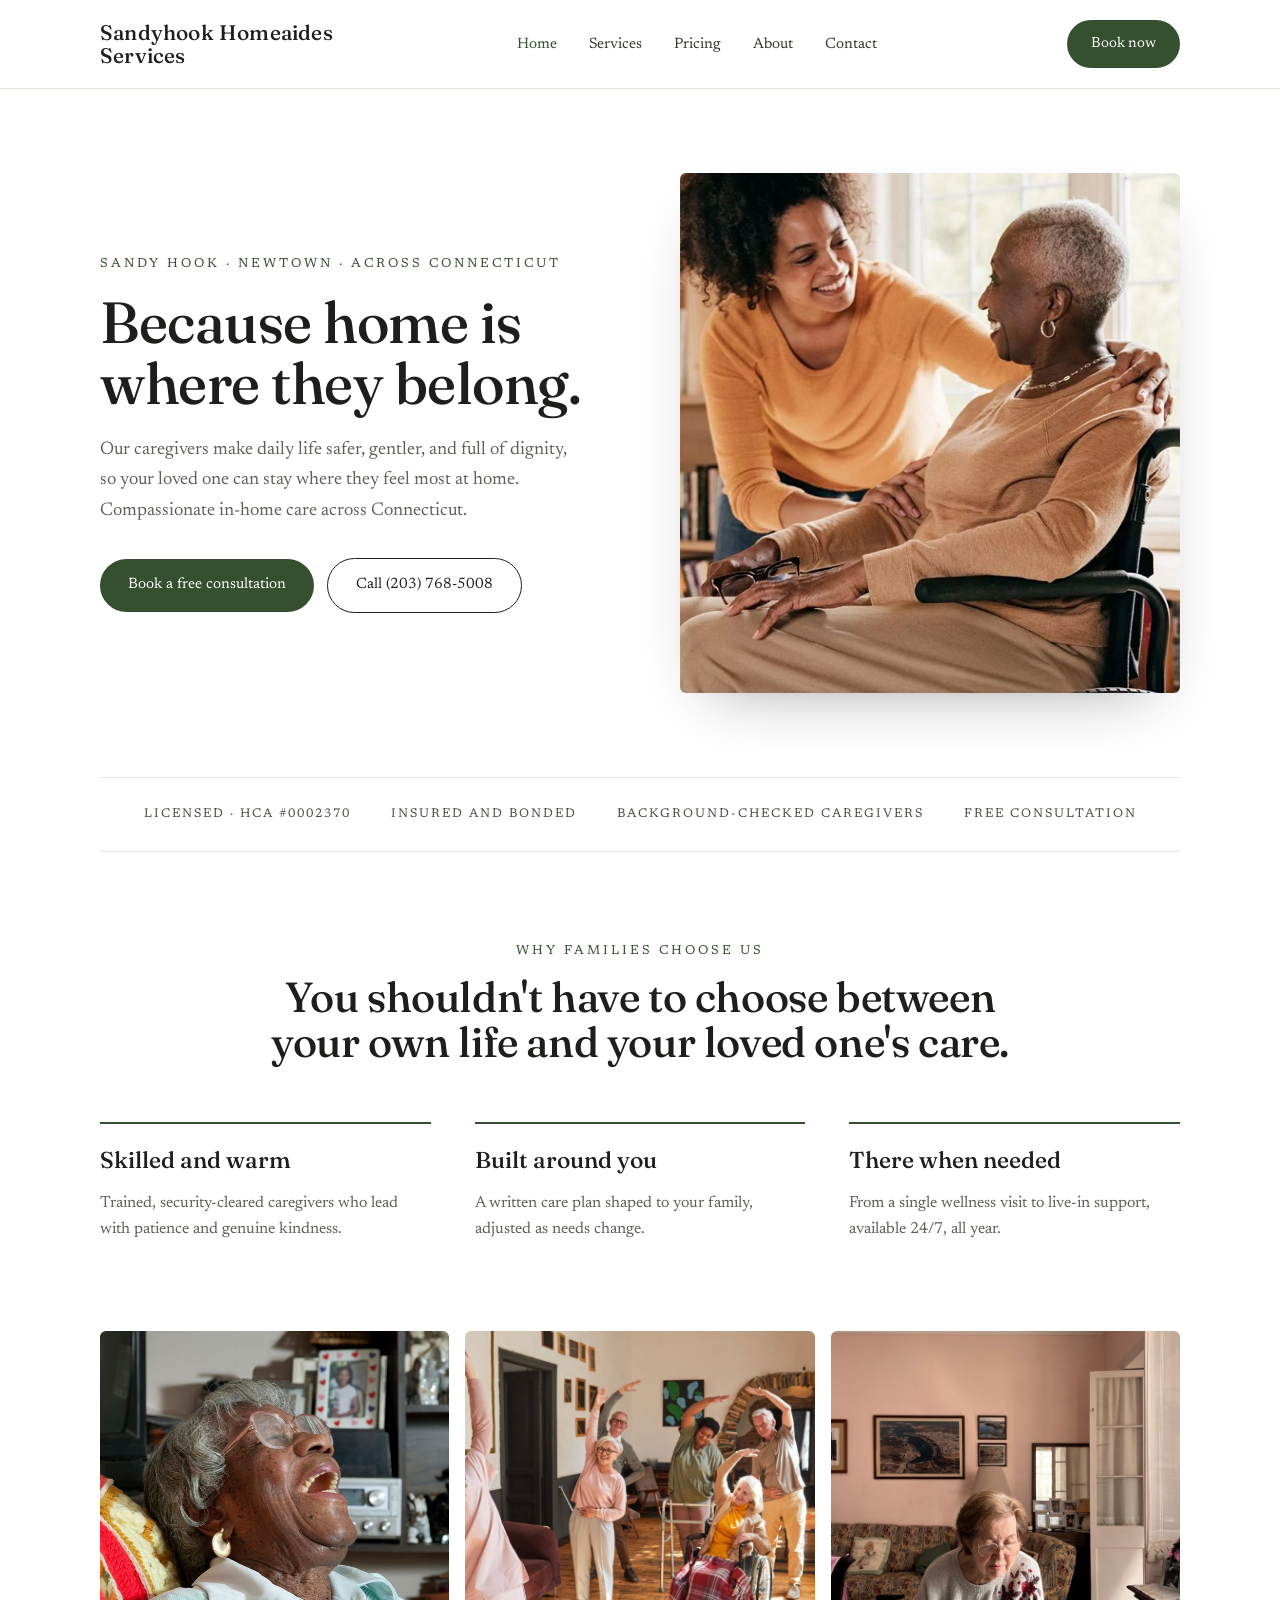
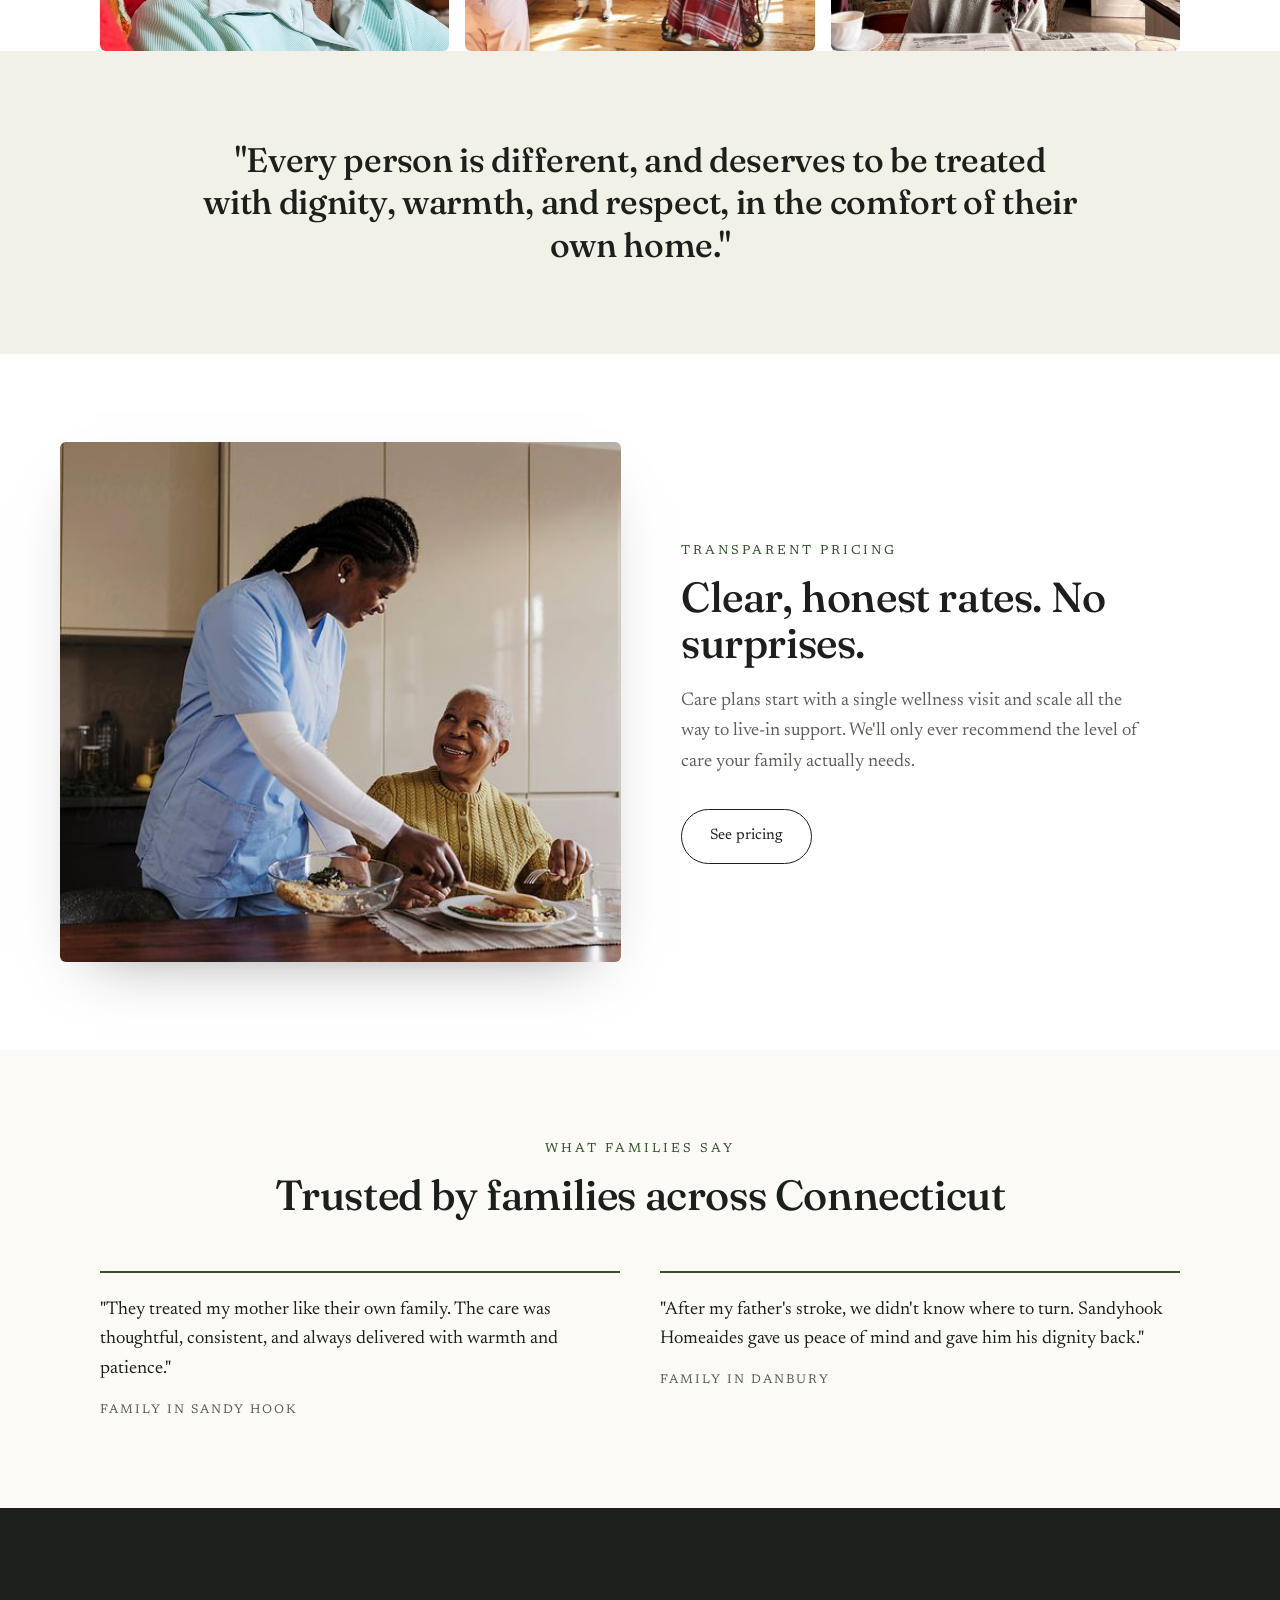
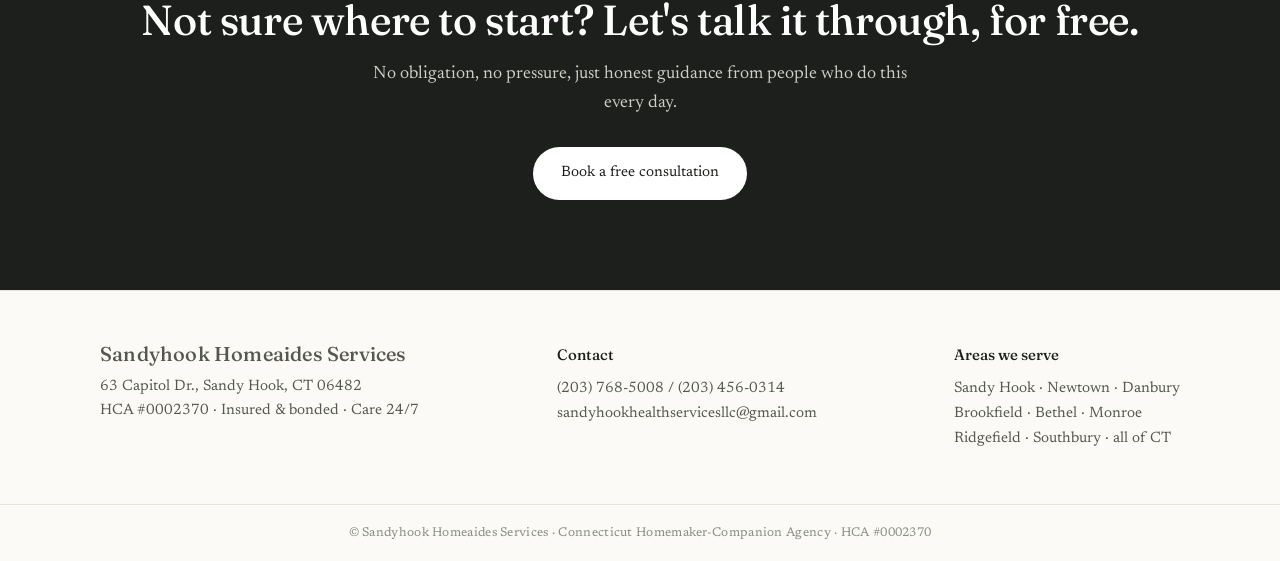
<file: index.html>
<!DOCTYPE html>
<html lang="en">
<head>
<meta charset="UTF-8">
<meta name="viewport" content="width=device-width, initial-scale=1.0">
<title>In-Home Care in Sandy Hook & Newtown, CT | Sandyhook Homeaides Services</title>
<meta name="description" content="Licensed, insured in-home care in Sandy Hook, Newtown, Danbury, and across Connecticut. Elderly care, dementia and Alzheimer's care, live-in and 24-hour caregivers. Free consultation. HCA #0002370.">
<link rel="stylesheet" href="styles.css">
<script type="application/ld+json">
{
  "@context": "https://schema.org",
  "@type": "HomeHealthCareService",
  "name": "Sandyhook Homeaides Services",
  "description": "Licensed, insured in-home care provider serving Sandy Hook, Newtown, and across Connecticut. Elderly care, dementia care, live-in care, and 24-hour caregivers.",
  "telephone": ["+1-203-768-5008", "+1-203-456-0314"],
  "email": "sandyhookhealthservicesllc@gmail.com",
  "address": {
    "@type": "PostalAddress",
    "streetAddress": "63 Capitol Dr.",
    "addressLocality": "Sandy Hook",
    "addressRegion": "CT",
    "postalCode": "06482",
    "addressCountry": "US"
  },
  "areaServed": [
    {"@type": "State", "name": "Connecticut"},
    {"@type": "City", "name": "Sandy Hook"},
    {"@type": "City", "name": "Newtown"},
    {"@type": "City", "name": "Danbury"},
    {"@type": "City", "name": "Brookfield"},
    {"@type": "City", "name": "Bethel"},
    {"@type": "City", "name": "Monroe"},
    {"@type": "City", "name": "Ridgefield"},
    {"@type": "City", "name": "Southbury"}
  ],
  "openingHours": "Mo-Su 00:00-23:59",
  "priceRange": "$$",
  "sameAs": [],
  "hasCredential": {
    "@type": "EducationalOccupationalCredential",
    "credentialCategory": "license",
    "name": "Connecticut Homemaker-Companion Agency License",
    "identifier": "HCA #0002370"
  }
}
</script>
</head>
<body>

<header>
  <div class="wrap bar">
    <a class="brand serif" href="index.html">Sandyhook Homeaides<br>Services</a>
    <nav class="main" id="nav">
      <a href="index.html" class="active">Home</a>
      <a href="services.html">Services</a>
      <a href="pricing.html">Pricing</a>
      <a href="about.html">About</a>
      <a href="contact.html">Contact</a>
    </nav>
    <a class="book" href="contact.html">Book now</a>
    <button class="menu-toggle" onclick="document.getElementById('nav').classList.toggle('open')" aria-label="Menu">☰</button>
  </div>
</header>

<div class="wrap">
  <div class="split">
    <div>
      <div class="eyebrow">Sandy Hook · Newtown · across Connecticut</div>
      <h1 class="serif">Because home is where they belong.</h1>
      <p class="lead">Our caregivers make daily life safer, gentler, and full of dignity, so your loved one can stay where they feel most at home. Compassionate in-home care across Connecticut.</p>
      <div class="acts">
        <a class="btn btn-dark" href="contact.html">Book a free consultation</a>
        <a class="btn btn-ghost" href="tel:+12037685008">Call (203) 768-5008</a>
      </div>
    </div>
    <div class="himg" style="background-image:url('images/caregiver-companionship-wheelchair-support-connecticut.jpg')" role="img" aria-label="A caregiver warmly supporting a senior in a wheelchair at home"></div>
  </div>
</div>

<div class="wrap"><div class="trust">
  <span>Licensed · HCA #0002370</span>
  <span>Insured and bonded</span>
  <span>Background-checked caregivers</span>
  <span>Free consultation</span>
</div></div>

<section class="pad">
  <div class="wrap">
    <div class="center">
      <div class="eyebrow">Why families choose us</div>
      <h2 class="serif" style="margin-top:14px">You shouldn't have to choose between your own life and your loved one's care.</h2>
    </div>
    <div class="trio">
      <div><div class="t">Skilled and warm</div><p>Trained, security-cleared caregivers who lead with patience and genuine kindness.</p></div>
      <div><div class="t">Built around you</div><p>A written care plan shaped to your family, adjusted as needs change.</p></div>
      <div><div class="t">There when needed</div><p>From a single wellness visit to live-in support, available 24/7, all year.</p></div>
    </div>
  </div>
</section>

<div class="wrap">
  <div class="gallery">
    <img src="images/joyful-senior-woman-elderly-care-connecticut.jpg" alt="A joyful senior woman laughing at home in Connecticut" loading="lazy">
    <img src="images/senior-group-exercise-active-aging-connecticut.jpg" alt="Seniors staying active with group exercise at home" loading="lazy">
    <img src="images/senior-companion-care-reading-at-home-connecticut.jpg" alt="A senior enjoying her morning reading at home with care support" loading="lazy">
  </div>
</div>

<section class="pad sage">
  <div class="wrap"><div class="quote">"Every person is different, and deserves to be treated with dignity, warmth, and respect, in the comfort of their own home."</div></div>
</section>

<section class="pad">
  <div class="wrap split" style="padding:0">
    <div class="himg" style="background-image:url('images/caregiver-meal-preparation-home-care-connecticut.jpg')" role="img" aria-label="A caregiver preparing a meal for a client at home"></div>
    <div>
      <div class="eyebrow">Transparent pricing</div>
      <h2 class="serif" style="margin-top:14px">Clear, honest rates. No surprises.</h2>
      <p class="lead" style="margin-top:20px">Care plans start with a single wellness visit and scale all the way to live-in support. We'll only ever recommend the level of care your family actually needs.</p>
      <div class="acts"><a class="btn btn-ghost" href="pricing.html">See pricing</a></div>
    </div>
  </div>
</section>

<section class="pad cream">
  <div class="wrap">
    <div class="center">
      <div class="eyebrow">What families say</div>
      <h2 class="serif" style="margin-top:14px">Trusted by families across Connecticut</h2>
    </div>
    <div class="testimonials">
      <!-- Replace with real client testimonials -->
      <div class="testimonial">
        <div class="tq">"They treated my mother like their own family. The care was thoughtful, consistent, and always delivered with warmth and patience."</div>
        <div class="ta">Family in Sandy Hook</div>
      </div>
      <div class="testimonial">
        <div class="tq">"After my father's stroke, we didn't know where to turn. Sandyhook Homeaides gave us peace of mind and gave him his dignity back."</div>
        <div class="ta">Family in Danbury</div>
      </div>
    </div>
  </div>
</section>

<div class="ctaband">
  <h2 class="serif">Not sure where to start? Let's talk it through, for free.</h2>
  <p>No obligation, no pressure, just honest guidance from people who do this every day.</p>
  <a class="btn btn-light" href="contact.html">Book a free consultation</a>
</div>

<footer>
  <div class="wrap">
    <div><div class="brand serif">Sandyhook Homeaides Services</div>63 Capitol Dr., Sandy Hook, CT 06482<br>HCA #0002370 · Insured &amp; bonded · Care 24/7</div>
    <div><b>Contact</b><a href="tel:+12037685008">(203) 768-5008</a> / <a href="tel:+12034560314">(203) 456-0314</a><br><a href="mailto:sandyhookhealthservicesllc@gmail.com">sandyhookhealthservicesllc@gmail.com</a></div>
    <div><b>Areas we serve</b>Sandy Hook · Newtown · Danbury<br>Brookfield · Bethel · Monroe<br>Ridgefield · Southbury · all of CT</div>
  </div>
  <div class="legal">© Sandyhook Homeaides Services · Connecticut Homemaker-Companion Agency · HCA #0002370</div>
</footer>

</body>
</html>
</file>
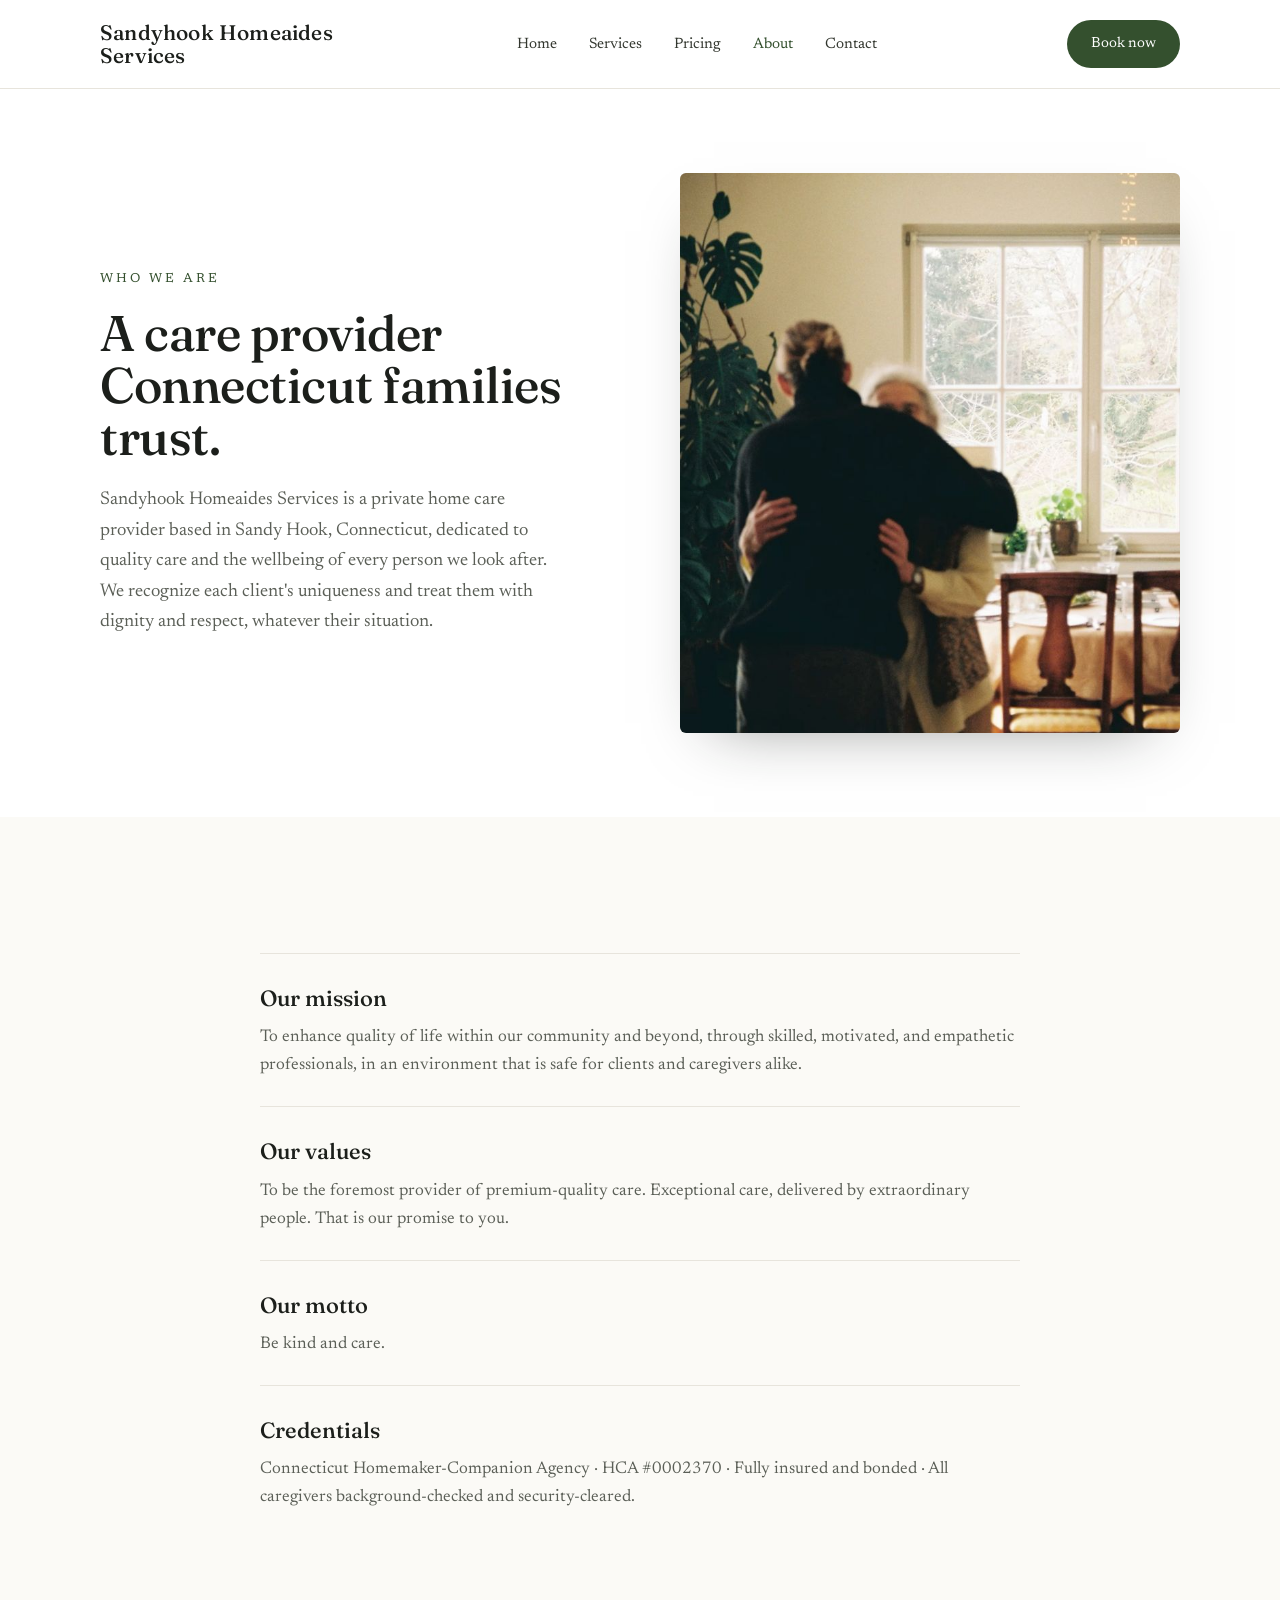
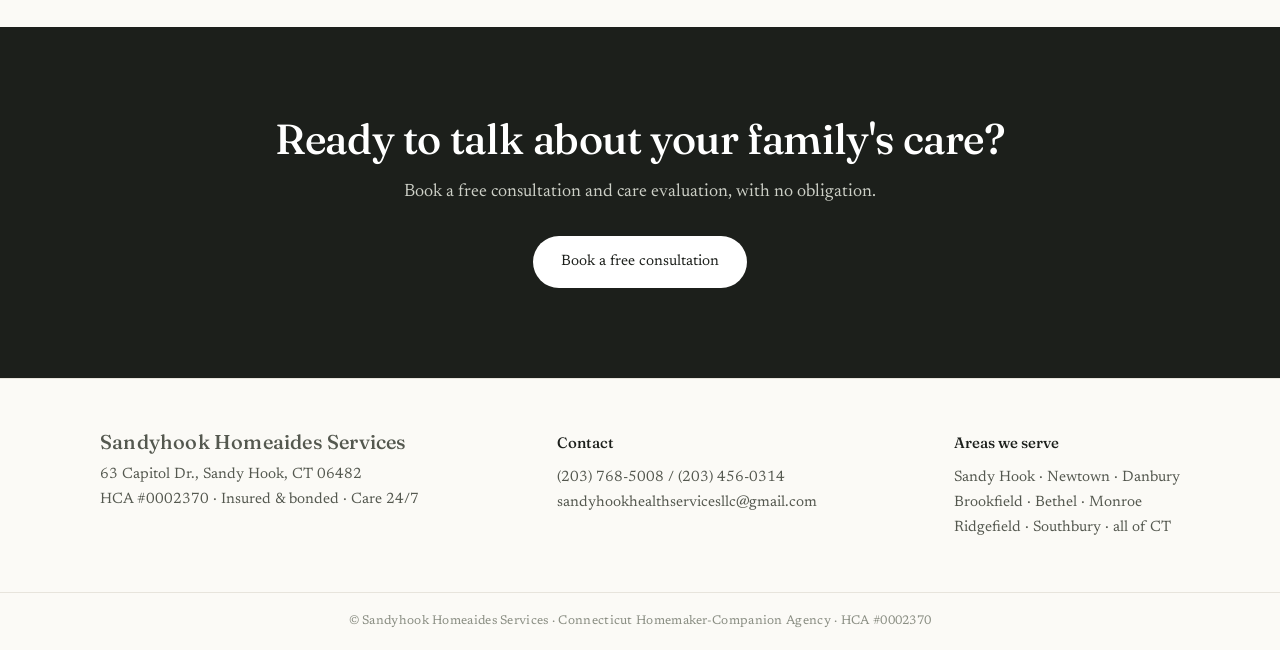
<file: about.html>
<!DOCTYPE html>
<html lang="en">
<head>
<meta charset="UTF-8">
<meta name="viewport" content="width=device-width, initial-scale=1.0">
<title>About Us | Licensed Home Care Provider in Sandy Hook, CT | Sandyhook Homeaides</title>
<meta name="description" content="Sandyhook Homeaides Services is a licensed, insured home care provider based in Sandy Hook, Connecticut. Serving Newtown, Danbury, Brookfield, and across CT. HCA #0002370.">
<link rel="stylesheet" href="styles.css">
</head>
<body>

<header>
  <div class="wrap bar">
    <a class="brand serif" href="index.html">Sandyhook Homeaides<br>Services</a>
    <nav class="main" id="nav">
      <a href="index.html">Home</a>
      <a href="services.html">Services</a>
      <a href="pricing.html">Pricing</a>
      <a href="about.html" class="active">About</a>
      <a href="contact.html">Contact</a>
    </nav>
    <a class="book" href="contact.html">Book now</a>
    <button class="menu-toggle" onclick="document.getElementById('nav').classList.toggle('open')" aria-label="Menu">☰</button>
  </div>
</header>

<div class="wrap">
  <div class="split">
    <div>
      <div class="eyebrow">Who we are</div>
      <h1 class="serif" style="font-size:50px">A care provider Connecticut families trust.</h1>
      <p class="lead">Sandyhook Homeaides Services is a private home care provider based in Sandy Hook, Connecticut, dedicated to quality care and the wellbeing of every person we look after. We recognize each client's uniqueness and treat them with dignity and respect, whatever their situation.</p>
    </div>
    <div class="himg" style="height:560px;background-image:url('images/family-embrace-elderly-care-support-connecticut.jpg')" role="img" aria-label="A family embracing with warmth and care"></div>
  </div>
</div>

<section class="pad cream">
  <div class="wrap">
    <div class="stack">
      <div class="blk"><div class="k">Our mission</div><p>To enhance quality of life within our community and beyond, through skilled, motivated, and empathetic professionals, in an environment that is safe for clients and caregivers alike.</p></div>
      <div class="blk"><div class="k">Our values</div><p>To be the foremost provider of premium-quality care. Exceptional care, delivered by extraordinary people. That is our promise to you.</p></div>
      <div class="blk"><div class="k">Our motto</div><p>Be kind and care.</p></div>
      <div class="blk"><div class="k">Credentials</div><p>Connecticut Homemaker-Companion Agency · HCA #0002370 · Fully insured and bonded · All caregivers background-checked and security-cleared.</p></div>
    </div>
  </div>
</section>

<div class="ctaband">
  <h2 class="serif">Ready to talk about your family's care?</h2>
  <p>Book a free consultation and care evaluation, with no obligation.</p>
  <a class="btn btn-light" href="contact.html">Book a free consultation</a>
</div>

<footer>
  <div class="wrap">
    <div><div class="brand serif">Sandyhook Homeaides Services</div>63 Capitol Dr., Sandy Hook, CT 06482<br>HCA #0002370 · Insured &amp; bonded · Care 24/7</div>
    <div><b>Contact</b><a href="tel:+12037685008">(203) 768-5008</a> / <a href="tel:+12034560314">(203) 456-0314</a><br><a href="mailto:sandyhookhealthservicesllc@gmail.com">sandyhookhealthservicesllc@gmail.com</a></div>
    <div><b>Areas we serve</b>Sandy Hook · Newtown · Danbury<br>Brookfield · Bethel · Monroe<br>Ridgefield · Southbury · all of CT</div>
  </div>
  <div class="legal">© Sandyhook Homeaides Services · Connecticut Homemaker-Companion Agency · HCA #0002370</div>
</footer>

</body>
</html>
</file>
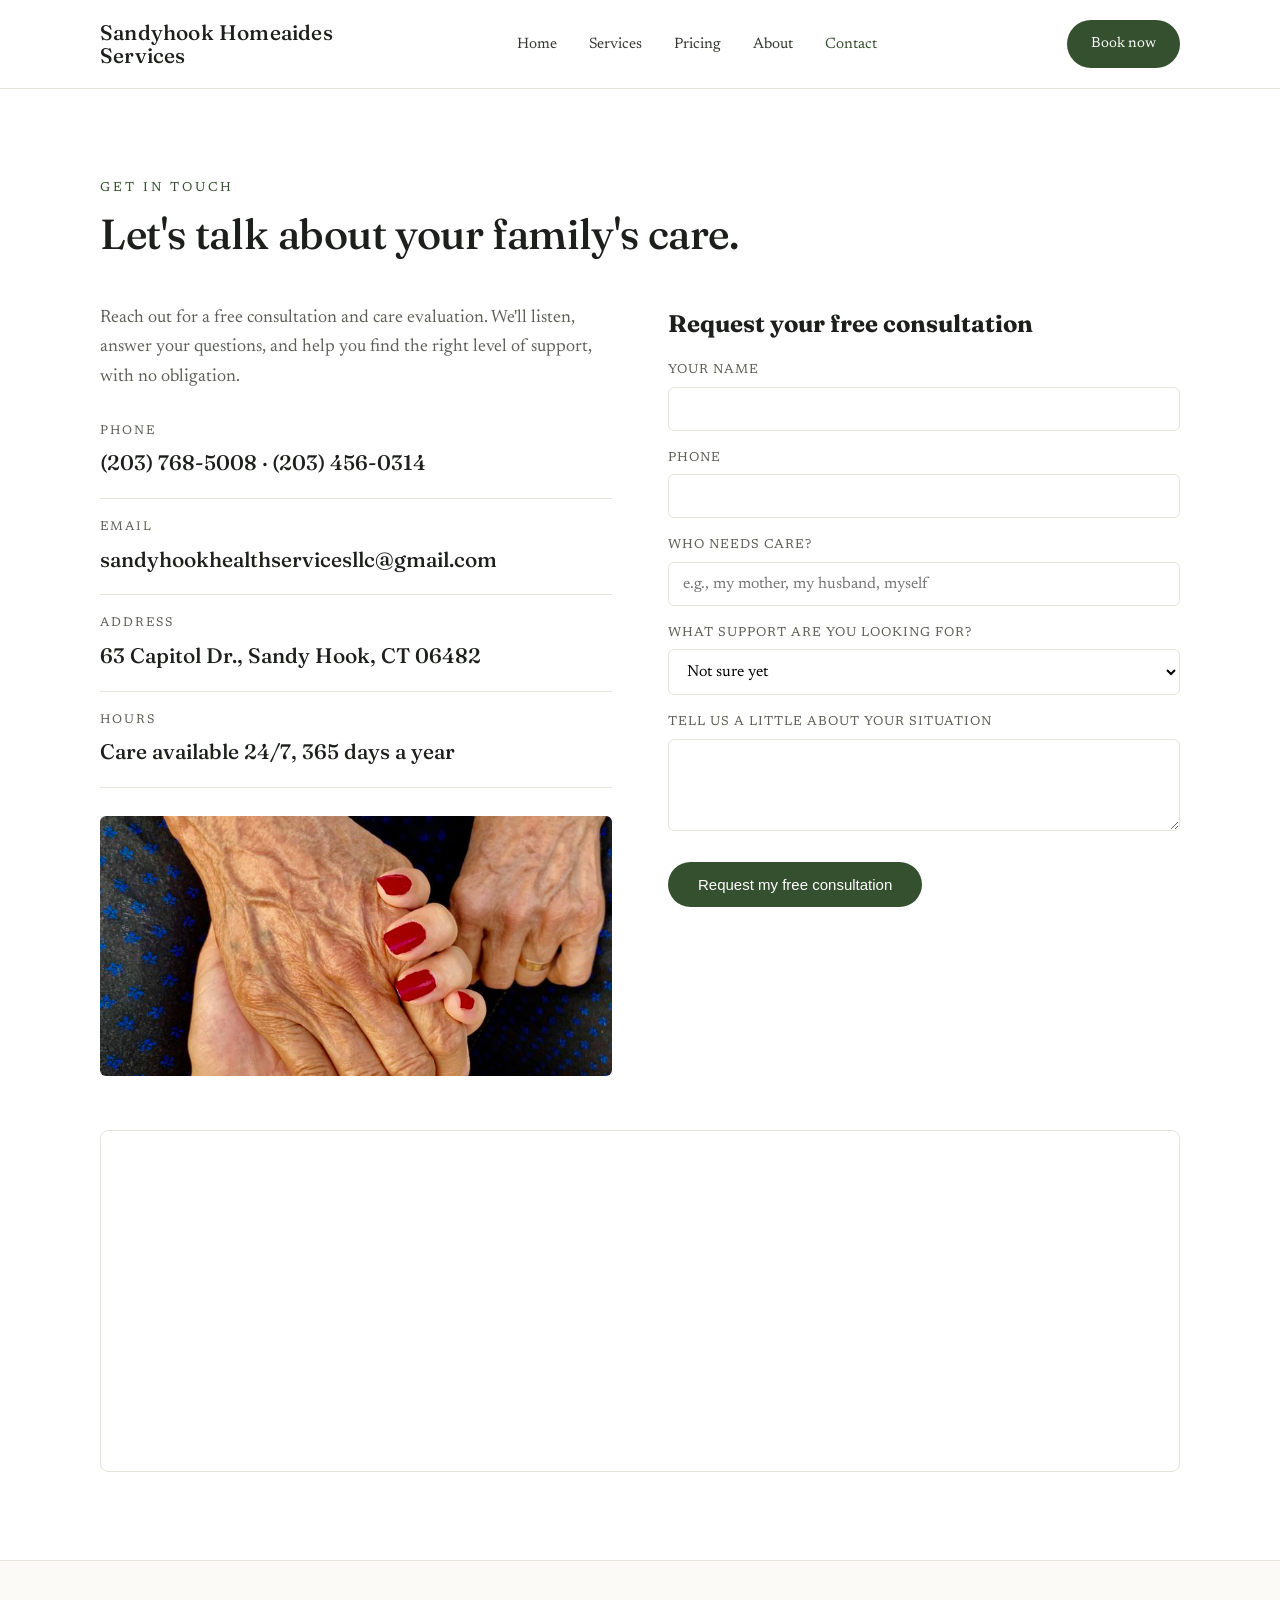
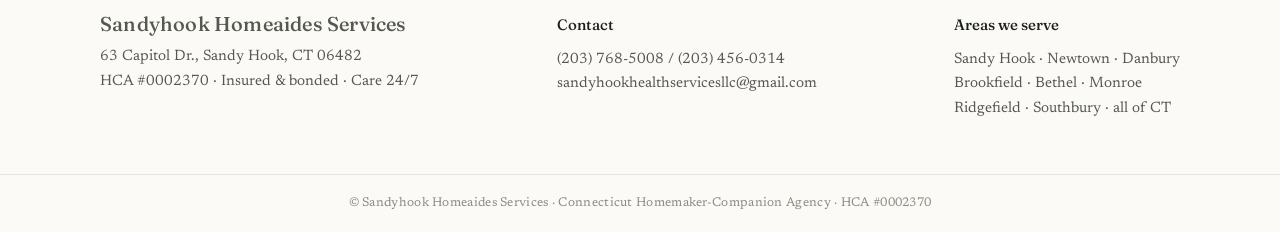
<file: contact.html>
<!DOCTYPE html>
<html lang="en">
<head>
<meta charset="UTF-8">
<meta name="viewport" content="width=device-width, initial-scale=1.0">
<title>Free Home Care Consultation in Sandy Hook, CT | Contact Sandyhook Homeaides</title>
<meta name="description" content="Contact Sandyhook Homeaides for a free in-home care consultation in Sandy Hook, Newtown, Danbury, and across Connecticut. Call (203) 768-5008. No obligation.">
<link rel="stylesheet" href="styles.css">
</head>
<body>

<header>
  <div class="wrap bar">
    <a class="brand serif" href="index.html">Sandyhook Homeaides<br>Services</a>
    <nav class="main" id="nav">
      <a href="index.html">Home</a>
      <a href="services.html">Services</a>
      <a href="pricing.html">Pricing</a>
      <a href="about.html">About</a>
      <a href="contact.html" class="active">Contact</a>
    </nav>
    <a class="book" href="#form">Book now</a>
    <button class="menu-toggle" onclick="document.getElementById('nav').classList.toggle('open')" aria-label="Menu">☰</button>
  </div>
</header>

<section class="pad">
  <div class="wrap">
    <div class="eyebrow">Get in touch</div>
    <h2 class="serif" style="margin-top:14px;max-width:640px">Let's talk about your family's care.</h2>
    <div class="cgrid">
      <div class="cinfo">
        <p class="lead" style="margin-bottom:10px">Reach out for a free consultation and care evaluation. We'll listen, answer your questions, and help you find the right level of support, with no obligation.</p>
        <div class="row"><div class="k">Phone</div><div class="v"><a href="tel:+12037685008">(203) 768-5008</a> · <a href="tel:+12034560314">(203) 456-0314</a></div></div>
        <div class="row"><div class="k">Email</div><div class="v"><a href="mailto:sandyhookhealthservicesllc@gmail.com">sandyhookhealthservicesllc@gmail.com</a></div></div>
        <div class="row"><div class="k">Address</div><div class="v">63 Capitol Dr., Sandy Hook, CT 06482</div></div>
        <div class="row"><div class="k">Hours</div><div class="v">Care available 24/7, 365 days a year</div></div>
        <img class="contact-img" src="images/holding-hands-senior-companionship-care-connecticut.jpg" alt="Hands held together in a gesture of care and trust" loading="lazy">
      </div>
      <div class="form" id="form">
        <h3 class="serif" style="font-size:24px;margin-bottom:6px">Request your free consultation</h3>
        <form id="consultForm" onsubmit="return sendEnquiry(event)">
          <label>Your name</label><input type="text" id="f_name" required>
          <label>Phone</label><input type="text" id="f_phone" required>
          <label>Who needs care?</label><input type="text" id="f_who" placeholder="e.g., my mother, my husband, myself">
          <label>What support are you looking for?</label>
          <select id="f_type">
            <option>Not sure yet</option>
            <option>Wellness visit</option>
            <option>Hourly</option>
            <option>Live-in</option>
            <option>24-hour</option>
          </select>
          <label>Tell us a little about your situation</label>
          <textarea id="f_msg" rows="4"></textarea>
          <button type="submit">Request my free consultation</button>
        </form>
      </div>
    </div>
    <div class="mapwrap">
      <iframe title="Map to 63 Capitol Dr, Sandy Hook, CT" loading="lazy" src="https://maps.google.com/maps?q=63%20Capitol%20Dr%2C%20Sandy%20Hook%2C%20CT%2006482&output=embed"></iframe>
    </div>
  </div>
</section>

<footer>
  <div class="wrap">
    <div><div class="brand serif">Sandyhook Homeaides Services</div>63 Capitol Dr., Sandy Hook, CT 06482<br>HCA #0002370 · Insured &amp; bonded · Care 24/7</div>
    <div><b>Contact</b><a href="tel:+12037685008">(203) 768-5008</a> / <a href="tel:+12034560314">(203) 456-0314</a><br><a href="mailto:sandyhookhealthservicesllc@gmail.com">sandyhookhealthservicesllc@gmail.com</a></div>
    <div><b>Areas we serve</b>Sandy Hook · Newtown · Danbury<br>Brookfield · Bethel · Monroe<br>Ridgefield · Southbury · all of CT</div>
  </div>
  <div class="legal">© Sandyhook Homeaides Services · Connecticut Homemaker-Companion Agency · HCA #0002370</div>
</footer>

<script>
function sendEnquiry(e){
  e.preventDefault();
  var name=document.getElementById('f_name').value;
  var phone=document.getElementById('f_phone').value;
  var who=document.getElementById('f_who').value;
  var type=document.getElementById('f_type').value;
  var msg=document.getElementById('f_msg').value;
  var subject=encodeURIComponent('Consultation request from '+name);
  var body=encodeURIComponent(
    'Name: '+name+'\nPhone: '+phone+'\nWho needs care: '+who+'\nSupport wanted: '+type+'\n\n'+msg
  );
  window.location.href='mailto:sandyhookhealthservicesllc@gmail.com?subject='+subject+'&body='+body;
  return false;
}
</script>

</body>
</html>
</file>
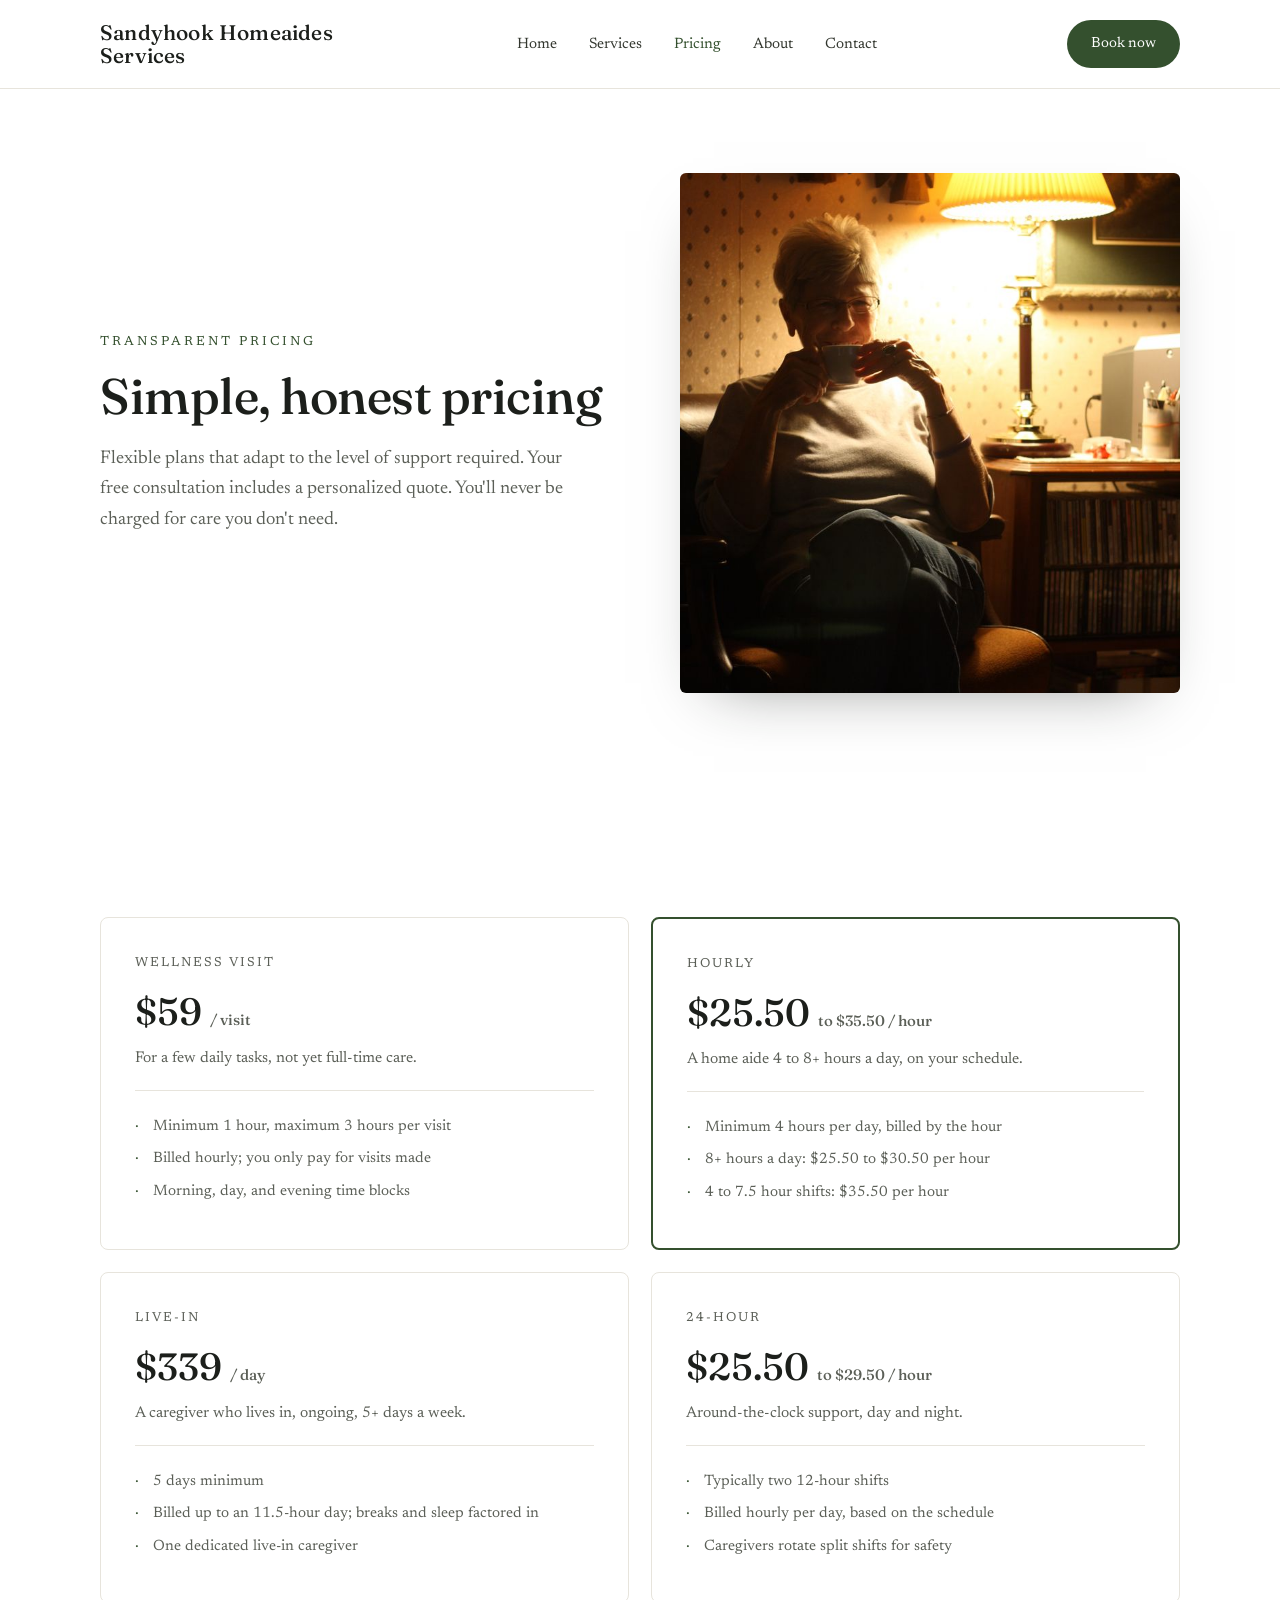
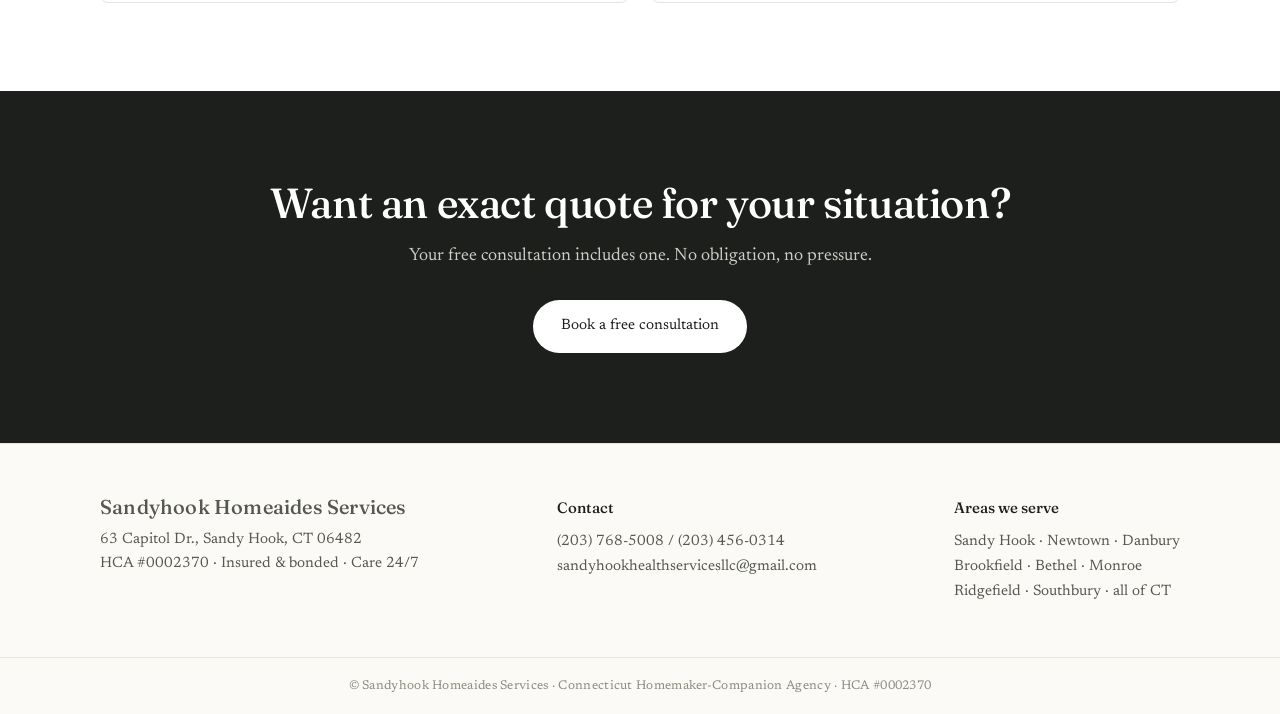
<file: pricing.html>
<!DOCTYPE html>
<html lang="en">
<head>
<meta charset="UTF-8">
<meta name="viewport" content="width=device-width, initial-scale=1.0">
<title>Home Care Pricing in Connecticut | From $25.50/Hour | Sandyhook Homeaides</title>
<meta name="description" content="Clear, honest home care pricing in Sandy Hook and across Connecticut. Wellness visits from $59, hourly care from $25.50, live-in care $339/day, 24-hour care available. Free personalized quote.">
<link rel="stylesheet" href="styles.css">
</head>
<body>

<header>
  <div class="wrap bar">
    <a class="brand serif" href="index.html">Sandyhook Homeaides<br>Services</a>
    <nav class="main" id="nav">
      <a href="index.html">Home</a>
      <a href="services.html">Services</a>
      <a href="pricing.html" class="active">Pricing</a>
      <a href="about.html">About</a>
      <a href="contact.html">Contact</a>
    </nav>
    <a class="book" href="contact.html">Book now</a>
    <button class="menu-toggle" onclick="document.getElementById('nav').classList.toggle('open')" aria-label="Menu">☰</button>
  </div>
</header>

<div class="wrap">
  <div class="split">
    <div>
      <div class="eyebrow">Transparent pricing</div>
      <h1 class="serif" style="font-size:50px">Simple, honest pricing</h1>
      <p class="lead">Flexible plans that adapt to the level of support required. Your free consultation includes a personalized quote. You'll never be charged for care you don't need.</p>
    </div>
    <div class="himg" style="background-image:url('images/peaceful-retirement-in-home-care-connecticut.jpg')" role="img" aria-label="A senior woman relaxing comfortably at home"></div>
  </div>
</div>

<section class="pad">
  <div class="wrap">
    <div class="plan-grid">
      <div class="plan">
        <div class="nm">Wellness visit</div>
        <div class="amt">$59 <span>/ visit</span></div>
        <div class="who">For a few daily tasks, not yet full-time care.</div>
        <ul>
          <li>Minimum 1 hour, maximum 3 hours per visit</li>
          <li>Billed hourly; you only pay for visits made</li>
          <li>Morning, day, and evening time blocks</li>
        </ul>
      </div>
      <div class="plan feat">
        <div class="nm">Hourly</div>
        <div class="amt">$25.50 <span>to $35.50 / hour</span></div>
        <div class="who">A home aide 4 to 8+ hours a day, on your schedule.</div>
        <ul>
          <li>Minimum 4 hours per day, billed by the hour</li>
          <li>8+ hours a day: $25.50 to $30.50 per hour</li>
          <li>4 to 7.5 hour shifts: $35.50 per hour</li>
        </ul>
      </div>
      <div class="plan">
        <div class="nm">Live-in</div>
        <div class="amt">$339 <span>/ day</span></div>
        <div class="who">A caregiver who lives in, ongoing, 5+ days a week.</div>
        <ul>
          <li>5 days minimum</li>
          <li>Billed up to an 11.5-hour day; breaks and sleep factored in</li>
          <li>One dedicated live-in caregiver</li>
        </ul>
      </div>
      <div class="plan">
        <div class="nm">24-hour</div>
        <div class="amt">$25.50 <span>to $29.50 / hour</span></div>
        <div class="who">Around-the-clock support, day and night.</div>
        <ul>
          <li>Typically two 12-hour shifts</li>
          <li>Billed hourly per day, based on the schedule</li>
          <li>Caregivers rotate split shifts for safety</li>
        </ul>
      </div>
    </div>
  </div>
</section>

<div class="ctaband">
  <h2 class="serif">Want an exact quote for your situation?</h2>
  <p>Your free consultation includes one. No obligation, no pressure.</p>
  <a class="btn btn-light" href="contact.html">Book a free consultation</a>
</div>

<footer>
  <div class="wrap">
    <div><div class="brand serif">Sandyhook Homeaides Services</div>63 Capitol Dr., Sandy Hook, CT 06482<br>HCA #0002370 · Insured &amp; bonded · Care 24/7</div>
    <div><b>Contact</b><a href="tel:+12037685008">(203) 768-5008</a> / <a href="tel:+12034560314">(203) 456-0314</a><br><a href="mailto:sandyhookhealthservicesllc@gmail.com">sandyhookhealthservicesllc@gmail.com</a></div>
    <div><b>Areas we serve</b>Sandy Hook · Newtown · Danbury<br>Brookfield · Bethel · Monroe<br>Ridgefield · Southbury · all of CT</div>
  </div>
  <div class="legal">© Sandyhook Homeaides Services · Connecticut Homemaker-Companion Agency · HCA #0002370</div>
</footer>

</body>
</html>
</file>
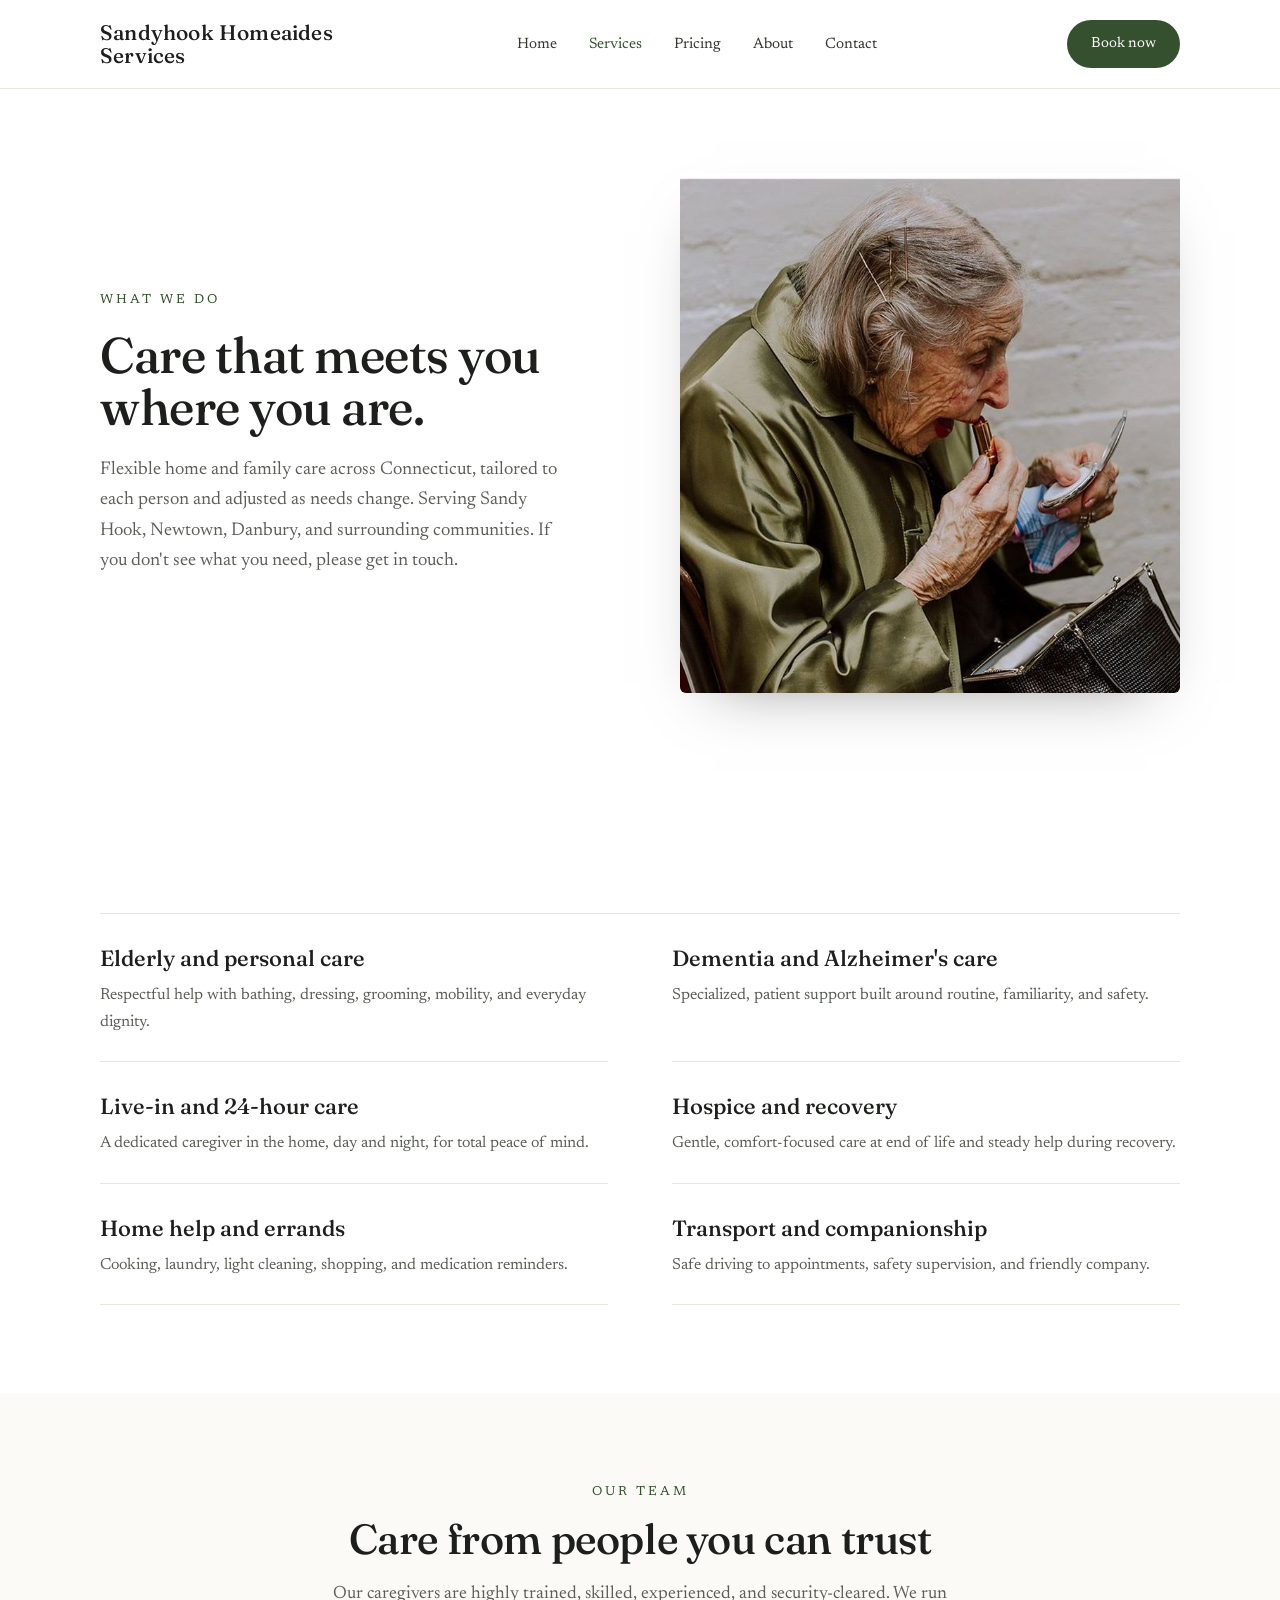
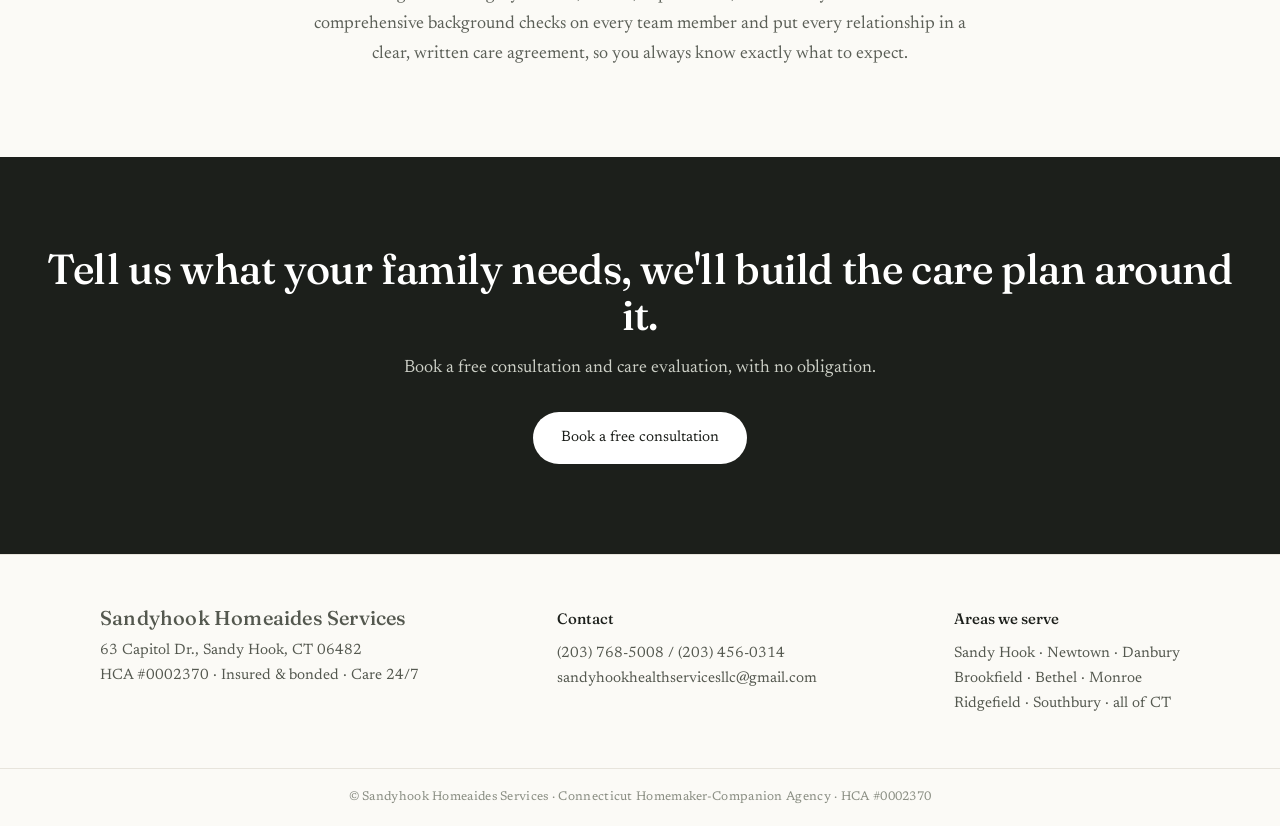
<file: services.html>
<!DOCTYPE html>
<html lang="en">
<head>
<meta charset="UTF-8">
<meta name="viewport" content="width=device-width, initial-scale=1.0">
<title>Home Care Services in Connecticut | Elderly, Dementia & Live-In Care | Sandyhook Homeaides</title>
<meta name="description" content="In-home care services in Sandy Hook, Newtown, and across Connecticut. Elderly and personal care, dementia and Alzheimer's support, live-in and 24-hour caregivers, hospice care, home help, and companionship.">
<link rel="stylesheet" href="styles.css">
</head>
<body>

<header>
  <div class="wrap bar">
    <a class="brand serif" href="index.html">Sandyhook Homeaides<br>Services</a>
    <nav class="main" id="nav">
      <a href="index.html">Home</a>
      <a href="services.html" class="active">Services</a>
      <a href="pricing.html">Pricing</a>
      <a href="about.html">About</a>
      <a href="contact.html">Contact</a>
    </nav>
    <a class="book" href="contact.html">Book now</a>
    <button class="menu-toggle" onclick="document.getElementById('nav').classList.toggle('open')" aria-label="Menu">☰</button>
  </div>
</header>

<div class="wrap">
  <div class="split">
    <div>
      <div class="eyebrow">What we do</div>
      <h1 class="serif" style="font-size:50px">Care that meets you where you are.</h1>
      <p class="lead">Flexible home and family care across Connecticut, tailored to each person and adjusted as needs change. Serving Sandy Hook, Newtown, Danbury, and surrounding communities. If you don't see what you need, please get in touch.</p>
    </div>
    <div class="himg" style="background-image:url('images/senior-woman-dignity-personal-care-connecticut.jpg')" role="img" aria-label="A senior woman maintaining her independence and dignity"></div>
  </div>
</div>

<section class="pad">
  <div class="wrap">
    <div class="svc-grid">
      <div class="svc"><h3>Elderly and personal care</h3><p>Respectful help with bathing, dressing, grooming, mobility, and everyday dignity.</p></div>
      <div class="svc"><h3>Dementia and Alzheimer's care</h3><p>Specialized, patient support built around routine, familiarity, and safety.</p></div>
      <div class="svc"><h3>Live-in and 24-hour care</h3><p>A dedicated caregiver in the home, day and night, for total peace of mind.</p></div>
      <div class="svc"><h3>Hospice and recovery</h3><p>Gentle, comfort-focused care at end of life and steady help during recovery.</p></div>
      <div class="svc"><h3>Home help and errands</h3><p>Cooking, laundry, light cleaning, shopping, and medication reminders.</p></div>
      <div class="svc"><h3>Transport and companionship</h3><p>Safe driving to appointments, safety supervision, and friendly company.</p></div>
    </div>
  </div>
</section>

<section class="pad cream">
  <div class="wrap center">
    <div class="eyebrow">Our team</div>
    <h2 class="serif" style="margin-top:14px">Care from people you can trust</h2>
    <p class="lead" style="margin-top:18px">Our caregivers are highly trained, skilled, experienced, and security-cleared. We run comprehensive background checks on every team member and put every relationship in a clear, written care agreement, so you always know exactly what to expect.</p>
  </div>
</section>

<div class="ctaband">
  <h2 class="serif">Tell us what your family needs, we'll build the care plan around it.</h2>
  <p>Book a free consultation and care evaluation, with no obligation.</p>
  <a class="btn btn-light" href="contact.html">Book a free consultation</a>
</div>

<footer>
  <div class="wrap">
    <div><div class="brand serif">Sandyhook Homeaides Services</div>63 Capitol Dr., Sandy Hook, CT 06482<br>HCA #0002370 · Insured &amp; bonded · Care 24/7</div>
    <div><b>Contact</b><a href="tel:+12037685008">(203) 768-5008</a> / <a href="tel:+12034560314">(203) 456-0314</a><br><a href="mailto:sandyhookhealthservicesllc@gmail.com">sandyhookhealthservicesllc@gmail.com</a></div>
    <div><b>Areas we serve</b>Sandy Hook · Newtown · Danbury<br>Brookfield · Bethel · Monroe<br>Ridgefield · Southbury · all of CT</div>
  </div>
  <div class="legal">© Sandyhook Homeaides Services · Connecticut Homemaker-Companion Agency · HCA #0002370</div>
</footer>

</body>
</html>
</file>
<file: styles.css>
/* Sandyhook Homeaides Services - site styles */
@import url('https://fonts.googleapis.com/css2?family=Fraunces:opsz,wght@9..144,400;9..144,500;9..144,600&family=Newsreader:wght@400;500&display=swap');

:root{
  --ink:#1c1f1b; --mut:#5b5f57; --line:#e7e4dc;
  --green:#34502E; --green-d:#26401f; --sage:#F2F1E8; --cream:#FBFAF6; --paper:#fff;
}
*{box-sizing:border-box;margin:0;padding:0}
html{scroll-behavior:smooth}
body{font-family:'Newsreader',Georgia,serif;color:var(--ink);line-height:1.65;background:#fff;-webkit-font-smoothing:antialiased}
.serif{font-family:'Fraunces',Georgia,serif}
.wrap{max-width:1160px;margin:0 auto;padding:0 40px}
a{text-decoration:none;color:inherit}
img{max-width:100%;display:block}

/* header */
header{background:#fff;border-bottom:1px solid var(--line);position:sticky;top:0;z-index:20}
.bar{display:flex;align-items:center;justify-content:space-between;height:88px;gap:20px}
.brand{font-family:'Fraunces',serif;font-size:21px;font-weight:500;letter-spacing:.2px;line-height:1.1}
nav.main a{margin:0 14px;font-size:15px;color:#33372f}
nav.main a:hover,nav.main a.active{color:var(--green)}
.book{background:var(--green);color:#fff;padding:12px 24px;border-radius:30px;font-size:14.5px;margin-left:6px;white-space:nowrap}
.book:hover{background:var(--green-d)}
.menu-toggle{display:none}

/* buttons */
.btn{display:inline-block;padding:14px 28px;border-radius:30px;font-size:15px;cursor:pointer}
.btn-dark{background:var(--green);color:#fff}
.btn-dark:hover{background:var(--green-d)}
.btn-ghost{border:1px solid var(--ink);color:var(--ink)}
.btn-ghost:hover{background:var(--ink);color:#fff}
.btn-light{background:#fff;color:var(--ink)}

/* hero / split */
.split{display:grid;grid-template-columns:1.02fr .98fr;gap:60px;align-items:center;padding:84px 0}
.eyebrow{font-size:13px;letter-spacing:3px;text-transform:uppercase;color:var(--green)}
h1.serif{font-size:58px;line-height:1.04;font-weight:500;letter-spacing:-.5px;margin-top:18px}
.split p.lead{font-size:18.5px;color:var(--mut);margin-top:22px;max-width:470px}
.acts{margin-top:32px;display:flex;gap:13px;align-items:center;flex-wrap:wrap}
.himg{height:520px;border-radius:6px;background:#dfe2d6 center/cover;box-shadow:0 24px 60px -34px rgba(28,31,27,.5)}

/* sections */
section.pad{padding:88px 0}
.center{text-align:center;max-width:760px;margin:0 auto}
h2.serif{font-size:42px;font-weight:500;line-height:1.08;letter-spacing:-.4px}
.lead{font-size:18px;color:var(--mut)}
.cream{background:var(--cream)}
.sage{background:var(--sage)}

/* trust line */
.trust{display:flex;gap:40px;justify-content:center;flex-wrap:wrap;padding:26px 0;border-top:1px solid var(--line);border-bottom:1px solid var(--line);font-size:12.5px;letter-spacing:2px;text-transform:uppercase;color:#4a4e45}

/* trio */
.trio{display:grid;grid-template-columns:repeat(3,1fr);gap:44px;margin-top:56px}
.trio .t{font-family:'Fraunces',serif;font-size:23px;font-weight:500;border-top:2px solid var(--green);padding-top:18px}
.trio p{color:var(--mut);font-size:16px;margin-top:10px}

/* quote */
.quote{font-family:'Fraunces',serif;font-size:34px;line-height:1.25;font-weight:500;letter-spacing:-.3px;max-width:880px;margin:0 auto;text-align:center}

/* services grid */
.svc-grid{display:grid;grid-template-columns:1fr 1fr;gap:0 64px;margin-top:48px;border-top:1px solid var(--line)}
.svc{padding:26px 0;border-bottom:1px solid var(--line)}
.svc h3{font-family:'Fraunces',serif;font-size:22px;font-weight:500;margin-bottom:6px}
.svc p{color:var(--mut);font-size:16px}

/* pricing */
.plan-grid{display:grid;grid-template-columns:1fr 1fr;gap:22px;margin-top:52px}
.plan{border:1px solid var(--line);border-radius:8px;padding:34px}
.plan.feat{border:2px solid var(--green)}
.plan .nm{font-size:13px;letter-spacing:2px;text-transform:uppercase;color:var(--mut)}
.plan .amt{font-family:'Fraunces',serif;font-size:38px;font-weight:500;margin:8px 0 2px}
.plan .amt span{font-size:15px;color:var(--mut)}
.plan .who{color:var(--mut);font-size:15.5px;margin-bottom:18px}
.plan ul{border-top:1px solid var(--line);padding-top:16px;margin:0;list-style:none}
.plan li{color:var(--mut);font-size:15px;padding-left:18px;position:relative;margin:8px 0}
.plan li:before{content:'·';position:absolute;left:0;color:var(--green)}

/* about stack */
.stack{max-width:760px;margin:48px auto 0}
.stack .blk{padding:26px 0;border-top:1px solid var(--line)}
.stack .blk .k{font-family:'Fraunces',serif;font-size:22px;font-weight:500;margin-bottom:8px}
.stack .blk p{color:var(--mut);font-size:17px}

/* contact */
.cgrid{display:grid;grid-template-columns:1fr 1fr;gap:56px;margin-top:46px}
.cinfo div.row{padding:18px 0;border-bottom:1px solid var(--line)}
.cinfo .k{font-size:12.5px;letter-spacing:2px;text-transform:uppercase;color:var(--mut)}
.cinfo .v{font-family:'Fraunces',serif;font-size:21px;font-weight:500;margin-top:4px}
.cinfo .v a:hover{color:var(--green)}
.form label{display:block;font-size:13px;letter-spacing:1px;text-transform:uppercase;color:var(--mut);margin:16px 0 6px}
.form input,.form select,.form textarea{width:100%;border:1px solid var(--line);border-radius:6px;padding:13px 14px;font-family:'Newsreader',serif;font-size:16px;background:#fff}
.form input:focus,.form select:focus,.form textarea:focus{outline:none;border-color:var(--green)}
.form button{margin-top:22px;background:var(--green);color:#fff;border:none;border-radius:30px;padding:14px 30px;font-size:15px;cursor:pointer}
.form button:hover{background:var(--green-d)}
.mapwrap{margin-top:54px;border:1px solid var(--line);border-radius:8px;overflow:hidden}
.mapwrap iframe{width:100%;height:340px;border:0;display:block}

/* cta band */
.ctaband{background:var(--ink);color:#fff;text-align:center;padding:90px 30px}
.ctaband h2{color:#fff;margin:0 auto}
.ctaband p{color:#cdd0c7;margin:16px auto 28px;max-width:540px;font-size:18px}

/* footer */
footer{background:var(--cream);border-top:1px solid var(--line);font-size:15px;color:#54584f}
footer .wrap{padding:52px 40px;display:flex;flex-wrap:wrap;gap:40px;justify-content:space-between}
footer .brand{font-size:20px;margin-bottom:10px}
footer b{display:block;color:var(--ink);margin-bottom:10px;font-family:'Fraunces',serif;font-weight:500}
footer a:hover{color:var(--green)}
.legal{border-top:1px solid var(--line);text-align:center;padding:18px;font-size:12.5px;color:#8a8e83;letter-spacing:.3px}

/* page intro */
.pintro{padding:70px 0 0}

/* image gallery strip */
.gallery{display:grid;grid-template-columns:repeat(3,1fr);gap:16px}
.gallery img{width:100%;height:320px;object-fit:cover;border-radius:6px}

/* full-width image break */
.img-break{width:100%;height:400px;object-fit:cover;border-radius:6px;display:block}

/* testimonials */
.testimonials{display:grid;grid-template-columns:repeat(2,1fr);gap:40px;margin-top:52px}
.testimonial{border-top:2px solid var(--green);padding-top:22px}
.testimonial .tq{font-size:18.5px;color:var(--ink);line-height:1.6}
.testimonial .ta{margin-top:16px;font-size:12.5px;letter-spacing:2px;text-transform:uppercase;color:var(--mut)}

/* contact image */
.contact-img{width:100%;height:260px;object-fit:cover;border-radius:6px;margin-top:28px}

@media(max-width:880px){
  .split{grid-template-columns:1fr;gap:30px;padding:50px 0}
  h1.serif{font-size:40px}.himg{height:280px}
  .trio,.plan-grid,.svc-grid,.cgrid{grid-template-columns:1fr;gap:28px}
  .svc{padding:22px 0}
  nav.main{display:none}
  nav.main.open{display:block;position:absolute;top:88px;left:0;right:0;background:#fff;border-bottom:1px solid var(--line);padding:14px 40px}
  nav.main.open a{display:block;margin:12px 0;font-size:17px}
  .menu-toggle{display:block;background:none;border:none;font-size:26px;cursor:pointer;color:var(--ink)}
  h2.serif{font-size:32px}
  .gallery{grid-template-columns:1fr;gap:12px}
  .gallery img{height:220px}
  .testimonials{grid-template-columns:1fr}
  .img-break{height:240px}
}
</file>
